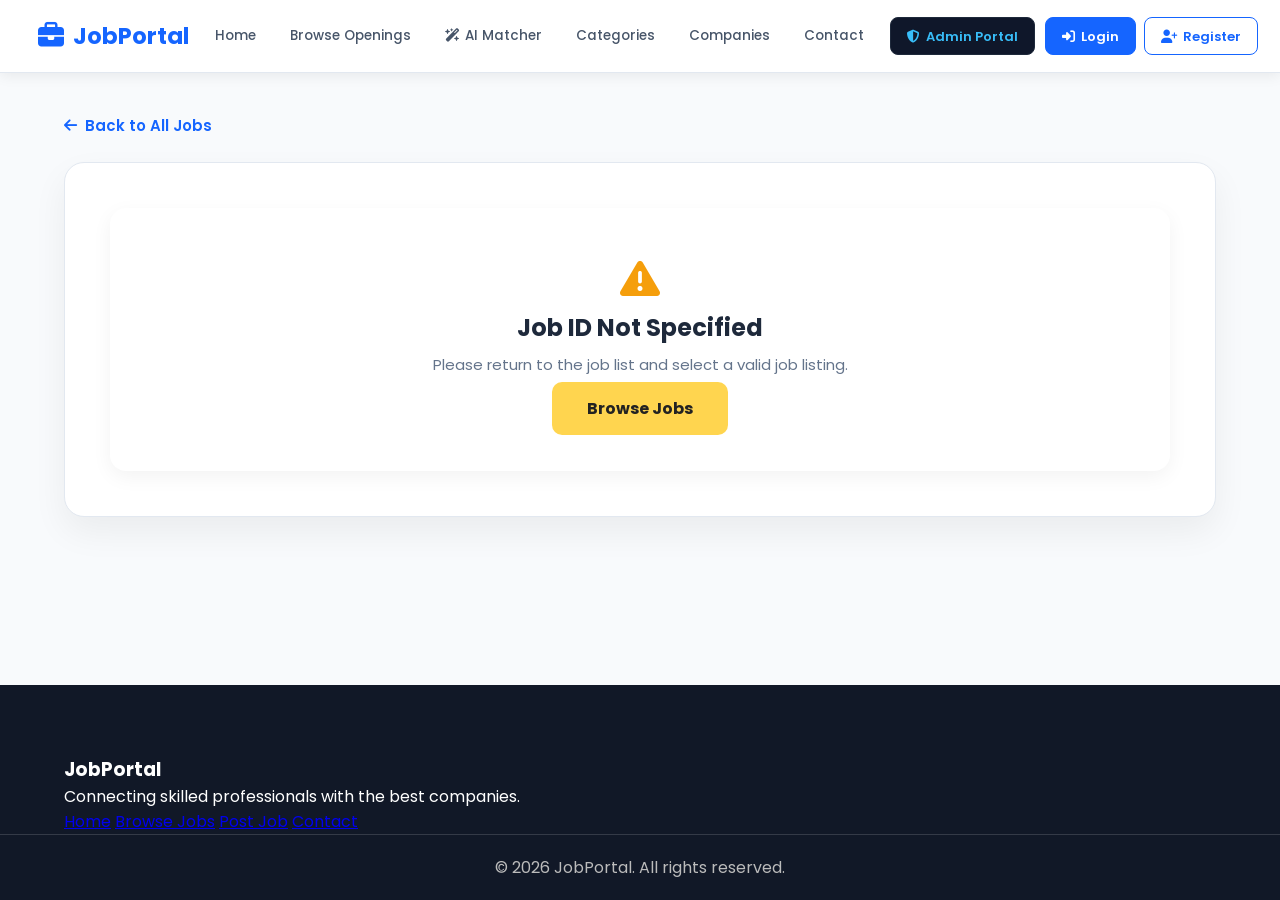
<file: src/main/resources/static/job-details.html>
<!DOCTYPE html>
<html lang="en">
<head>
    <meta charset="UTF-8">
    <meta name="viewport" content="width=device-width, initial-scale=1.0">
    <title>Job Details | Job Portal</title>
    <link rel="stylesheet" href="main.css?v=2.1">
    <link rel="preconnect" href="https://fonts.googleapis.com">
    <link rel="preconnect" href="https://fonts.gstatic.com" crossorigin>
    <link href="https://fonts.googleapis.com/css2?family=Poppins:wght@300;400;500;600;700;800&display=swap" rel="stylesheet">
    <link rel="stylesheet" href="https://cdnjs.cloudflare.com/ajax/libs/font-awesome/6.6.0/css/all.min.css">
</head>
<body class="details-page">

    <!-- ================= NAVBAR ================= -->
    <header>
        <nav class="navbar">
            <div class="container">
                <a href="index.html" class="logo">
                    <i class="fa-solid fa-briefcase"></i>
                    JobPortal
                </a>

                <ul class="menu">
                    <li><a href="index.html#home">Home</a></li>
                    <li><a href="index.html#jobs">Browse Openings</a></li>
                    <li><a href="index.html#resume-matcher"><i class="fa-solid fa-wand-magic-sparkles"></i> AI Matcher</a></li>
                    <li><a href="index.html#categories">Categories</a></li>
                    <li><a href="index.html#companies">Companies</a></li>
                    <li><a href="index.html#contact">Contact</a></li>
                </ul>

                <div class="nav-actions">
                    <a href="admin.html" class="admin-portal-nav-btn" id="navAdminPortalBtn">
                        <i class="fa-solid fa-shield-halved"></i> Admin Portal
                    </a>
                    <div id="navAuthArea">
                        <a href="login.html" class="login-btn"><i class="fa-solid fa-right-to-bracket"></i> Login</a>
                        <a href="register.html" class="register-btn"><i class="fa-solid fa-user-plus"></i> Register</a>
                    </div>
                </div>
            </div>
        </nav>
    </header>

    <!-- ================= DETAILS CONTAINER ================= -->
    <main class="details-container container">
        <a href="index.html#jobs" class="back-link">
            <i class="fa-solid fa-arrow-left"></i> Back to All Jobs
        </a>

        <section id="jobDetails" class="details-card">
            <div class="loading-state">
                <i class="fa-solid fa-spinner fa-spin"></i>
                <p>Loading job details...</p>
            </div>
        </section>
    </main>

    <!-- ================= APPLICATION MODAL ================= -->
    <div id="applyModal" class="modal-overlay" style="display: none;">
        <div class="modal-box">
            <div class="modal-header">
                <h3 id="modalJobTitle">Apply for Job</h3>
                <button type="button" class="modal-close-btn" onclick="closeApplyModal()">&times;</button>
            </div>
            <form id="applyForm" onsubmit="event.preventDefault(); submitApplication();">
                <input type="hidden" id="modalJobId">
                <div class="input-box">
                    <label>Full Name</label>
                    <input type="text" id="applicantName" placeholder="Your Full Name" required>
                </div>
                <div class="input-box">
                    <label>Email Address</label>
                    <input type="email" id="applicantEmail" placeholder="your.email@example.com" required>
                </div>
                <div class="input-box">
                    <label>Phone Number *</label>
                    <input type="tel" id="applicantPhone" placeholder="+91 9876543210" required>
                </div>
                <div class="input-box">
                    <label>Resume Submission * (PDF, DOC, DOCX, TXT)</label>
                    <input type="file" id="applicantResume" accept=".pdf,.doc,.docx,.txt" required style="padding: 8px 12px; background: #f8fafc; border: 1.5px dashed #cbd5e1; cursor: pointer;">
                </div>
                <div class="input-box">
                    <label>Cover Note / Relevant Experience (Optional)</label>
                    <textarea id="applicantNote" rows="3" placeholder="Briefly introduce yourself or mention portfolio links..."></textarea>
                </div>
                <div class="modal-actions">
                    <button type="button" class="cancel-btn" onclick="closeApplyModal()">Cancel</button>
                    <button type="submit" class="save-btn">Submit Application</button>
                </div>
            </form>
        </div>
    </div>

    <!-- ================= TOAST NOTIFICATION ================= -->
    <div id="toast" class="toast"></div>

    <!-- ================= FOOTER ================= -->
    <footer class="footer">
        <div class="container footer-content">
            <div>
                <h3>JobPortal</h3>
                <p>Connecting skilled professionals with the best companies.</p>
            </div>
            <div class="footer-links">
                <a href="index.html#home">Home</a>
                <a href="index.html#jobs">Browse Jobs</a>
                <a href="index.html#add-job">Post Job</a>
                <a href="index.html#contact">Contact</a>
            </div>
        </div>
        <div class="footer-bottom">
            <p>&copy; <span id="currentYear"></span> JobPortal. All rights reserved.</p>
        </div>
    </footer>

    <script src="job-details.js"></script>
</body>
</html>
</file>
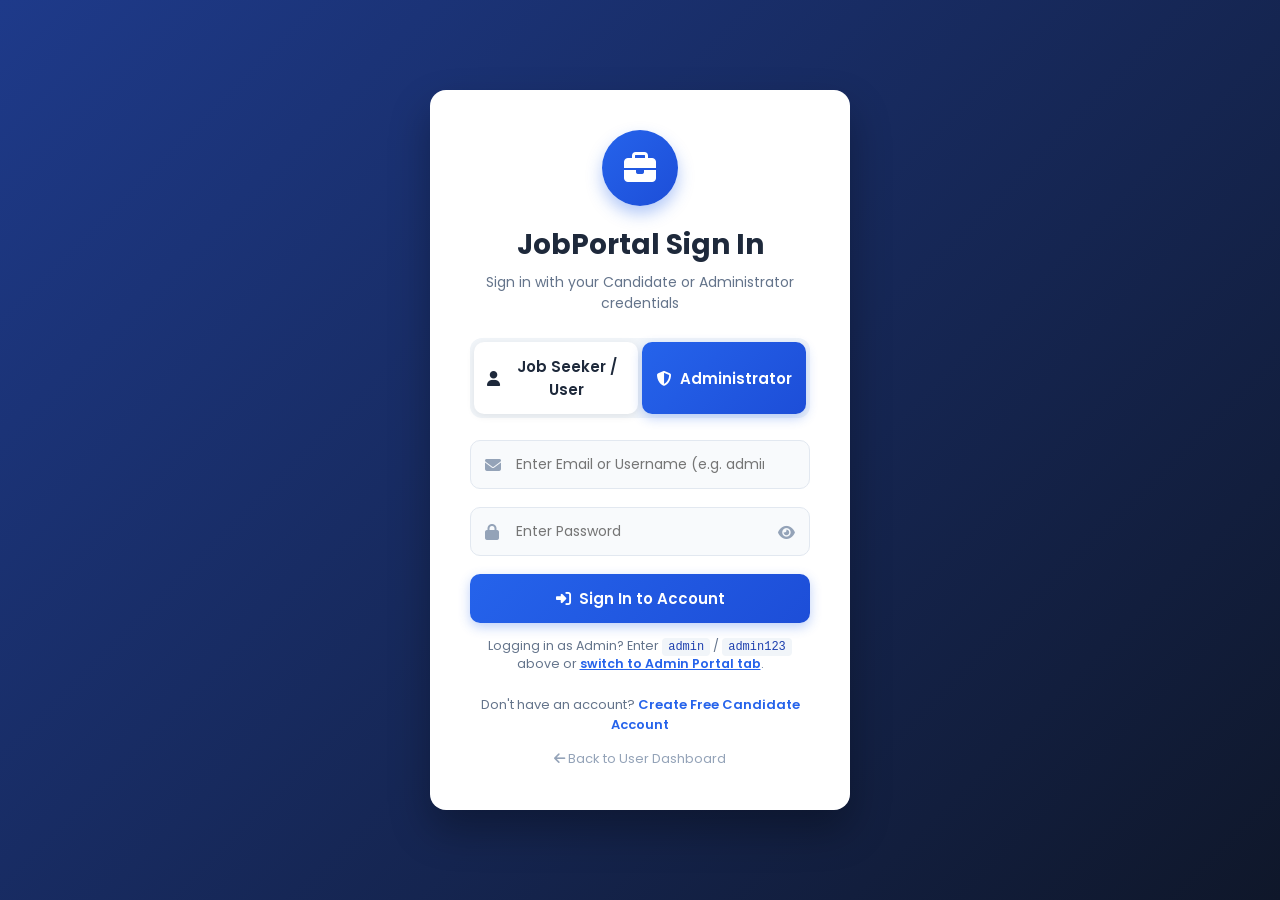
<file: src/main/resources/static/login.html>
<!DOCTYPE html>
<html lang="en">
<head>
    <meta charset="UTF-8">
    <meta name="viewport" content="width=device-width, initial-scale=1.0">
    <title>Job Portal | Sign In</title>
    <link rel="stylesheet" href="login.css?v=2.1">
    <link rel="preconnect" href="https://fonts.googleapis.com">
    <link rel="preconnect" href="https://fonts.gstatic.com" crossorigin>
    <link href="https://fonts.googleapis.com/css2?family=Poppins:wght@300;400;500;600;700&display=swap" rel="stylesheet">
    <link rel="stylesheet" href="https://cdnjs.cloudflare.com/ajax/libs/font-awesome/6.6.0/css/all.min.css">
</head>
<body>

    <div class="login-container">
        <div class="login-box">

            <!-- Logo -->
            <div class="logo" id="loginLogo">
                <i class="fa-solid fa-briefcase"></i>
            </div>

            <h1 id="loginTitle">JobPortal Sign In</h1>
            <p class="subtitle" id="loginSubtitle">Sign in with your Candidate or Administrator credentials</p>

            <!-- Role Selector Tabs -->
            <div class="role-tabs">
                <button type="button" class="role-tab-btn active" id="tabUser" onclick="switchRole('user')">
                    <i class="fa-solid fa-user"></i> Job Seeker / User
                </button>
                <button type="button" class="role-tab-btn" id="tabAdmin" onclick="switchRole('admin')">
                    <i class="fa-solid fa-shield-halved"></i> Administrator
                </button>
            </div>

            <!-- Demo Admin Helper -->
            <div id="adminHelper" class="demo-credentials" style="display: none;">
                <div>
                    <div><strong>Admin Name:</strong> <code>admin</code> or <code>admin@jobportal.com</code></div>
                    <div><strong>Password:</strong> <code>admin123</code> or <code>admin</code></div>
                </div>
                <button type="button" class="fill-btn" onclick="fillAdminCredentials()">
                    Quick Fill
                </button>
            </div>

            <!-- Error / Success Notification -->
            <div id="messageBox" class="message-box"></div>

            <form id="loginForm" onsubmit="event.preventDefault(); handleLogin();">

                <!-- Identifier (Allows email address, username, or 'admin') -->
                <div class="input-box">
                    <i class="fa-solid fa-envelope" id="idIcon"></i>
                    <input
                        type="text"
                        id="email"
                        placeholder="Enter Email or Username (e.g. admin)"
                        autocomplete="username"
                        required>
                </div>

                <!-- Password -->
                <div class="input-box password-box">
                    <i class="fa-solid fa-lock"></i>
                    <input
                        type="password"
                        id="password"
                        placeholder="Enter Password"
                        autocomplete="current-password"
                        required>
                    <i class="fa-solid fa-eye toggle-password" onclick="togglePassword()" title="Show/Hide Password"></i>
                </div>

                <!-- Login Button -->
                <button type="submit" id="loginBtn" class="submit-btn">
                    <i class="fa-solid fa-right-to-bracket"></i>
                    <span id="btnText">Sign In to Account</span>
                </button>

            </form>

            <!-- Admin quick switch hint on User tab -->
            <div id="adminHintOnUserTab" style="margin-top: 14px; font-size: 12.5px; color: #64748b;">
                Logging in as Admin? Enter <code>admin</code> / <code>admin123</code> above or 
                <a href="javascript:void(0)" onclick="switchRole('admin')" style="color: #2563eb; font-weight: 600; text-decoration: underline;">switch to Admin Portal tab</a>.
            </div>

            <!-- Register Link -->
            <div class="register-link" id="registerArea">
                Don't have an account?
                <a href="register.html">Create Free Candidate Account</a>
            </div>

            <div>
                <a href="index.html" class="back-home">
                    <i class="fa-solid fa-arrow-left"></i> Back to User Dashboard
                </a>
            </div>

        </div>
    </div>

    <script>
        let currentRole = "user";

        document.addEventListener("DOMContentLoaded", () => {
            const params = new URLSearchParams(window.location.search);
            const roleParam = params.get("role");
            if (roleParam === "admin") {
                switchRole("admin");
            }
        });

        function switchRole(role) {
            currentRole = role;
            const tabUser = document.getElementById("tabUser");
            const tabAdmin = document.getElementById("tabAdmin");
            const loginTitle = document.getElementById("loginTitle");
            const loginSubtitle = document.getElementById("loginSubtitle");
            const btnText = document.getElementById("btnText");
            const adminHelper = document.getElementById("adminHelper");
            const loginLogo = document.getElementById("loginLogo");
            const registerArea = document.getElementById("registerArea");
            const adminHint = document.getElementById("adminHintOnUserTab");
            const idInput = document.getElementById("email");
            const idIcon = document.getElementById("idIcon");
            const messageBox = document.getElementById("messageBox");

            messageBox.style.display = "none";

            if (role === "admin") {
                tabAdmin.classList.add("active");
                tabUser.classList.remove("active");
                loginTitle.textContent = "Admin Portal Login";
                loginSubtitle.textContent = "Sign in to manage openings, candidates & applications";
                btnText.textContent = "Login to Admin Dashboard";
                adminHelper.style.display = "flex";
                if (adminHint) adminHint.style.display = "none";
                loginLogo.innerHTML = '<i class="fa-solid fa-shield-halved"></i>';
                registerArea.style.display = "none";
                idInput.placeholder = "Enter Admin Username or Email (e.g. admin)";
                idIcon.className = "fa-solid fa-user-shield";
            } else {
                tabUser.classList.add("active");
                tabAdmin.classList.remove("active");
                loginTitle.textContent = "JobPortal Sign In";
                loginSubtitle.textContent = "Sign in with your Candidate or Administrator credentials";
                btnText.textContent = "Sign In to Account";
                adminHelper.style.display = "none";
                if (adminHint) adminHint.style.display = "block";
                loginLogo.innerHTML = '<i class="fa-solid fa-briefcase"></i>';
                registerArea.style.display = "block";
                idInput.placeholder = "Enter Email or Username (e.g. admin)";
                idIcon.className = "fa-solid fa-envelope";
            }
        }

        function fillAdminCredentials() {
            document.getElementById("email").value = "admin";
            document.getElementById("password").value = "admin123";
            showMessage("Demo credentials filled! Click the button below to sign in.", false);
        }

        function showMessage(text, isError) {
            const box = document.getElementById("messageBox");
            box.textContent = text;
            box.className = "message-box " + (isError ? "error" : "success");
        }

        async function handleLogin() {
            const idInput = document.getElementById("email");
            const passwordInput = document.getElementById("password");
            const loginBtn = document.getElementById("loginBtn");

            const identifier = idInput.value.trim();
            const password = passwordInput.value.trim();

            if (!identifier || !password) {
                showMessage("Please fill in both fields.", true);
                return;
            }

            const cleanId = identifier.toLowerCase();

            // Detect Master Administrator credentials
            const isAdminIdentifier = (cleanId === "admin" || cleanId === "admin@jobportal.com" || cleanId === "administrator" || cleanId.includes("admin"));
            const isAdminPassword = (password === "admin123" || password === "admin" || password === "Admin@123" || password === "Harshita@123");
            const isAdminMasterCreds = isAdminIdentifier && isAdminPassword;

            // GUARANTEED ADMIN AUTHENTICATION
            // Admin can log in directly through the login button regardless of active tab!
            if (isAdminMasterCreds || (currentRole === "admin" && (cleanId === "admin" || cleanId === "admin@jobportal.com"))) {
                const adminSession = {
                    email: cleanId.includes("@") ? cleanId : "admin@jobportal.com",
                    fullName: "System Administrator",
                    userId: 1,
                    role: "ADMIN",
                    loggedInAt: new Date().toISOString()
                };
                localStorage.setItem("currentUser", JSON.stringify(adminSession));
                sessionStorage.setItem("currentUser", JSON.stringify(adminSession));
                showMessage("Admin Login Successful! Redirecting to Admin Dashboard...", false);

                // Background sync with backend
                fetch("/users/login", {
                    method: "POST",
                    headers: { "Content-Type": "application/json" },
                    body: JSON.stringify({ email: adminSession.email, username: identifier, adminName: identifier, password: password })
                }).catch(() => {});

                setTimeout(() => {
                    window.location.href = "admin.html";
                }, 600);
                return;
            }

            loginBtn.disabled = true;
            loginBtn.innerHTML = '<i class="fa-solid fa-spinner fa-spin"></i> Authenticating...';

            try {
                const response = await fetch("/users/login", {
                    method: "POST",
                    headers: { "Content-Type": "application/json" },
                    body: JSON.stringify({
                        email: identifier,
                        username: identifier,
                        adminName: identifier,
                        password: password
                    })
                });

                const data = await response.json().catch(() => null);

                if (response.ok && data && (data.status === "SUCCESS" || data.userId)) {
                    const rawRole = (data.role || (cleanId.includes("admin") ? "ADMIN" : "USER")).toUpperCase();
                    const isAdminRole = (rawRole === "ADMIN" || cleanId === "admin@jobportal.com" || cleanId === "admin");

                    showMessage(`${isAdminRole ? 'Administrator' : 'User'} Login Successful! Redirecting...`, false);

                    const sessionUser = {
                        email: data.email || identifier,
                        fullName: data.fullName || (identifier.split("@")[0]),
                        userId: data.userId || null,
                        role: isAdminRole ? "ADMIN" : "USER",
                        loggedInAt: new Date().toISOString()
                    };
                    localStorage.setItem("currentUser", JSON.stringify(sessionUser));
                    sessionStorage.setItem("currentUser", JSON.stringify(sessionUser));

                    setTimeout(() => {
                        if (isAdminRole || currentRole === "admin") {
                            window.location.href = "admin.html";
                        } else {
                            window.location.href = "index.html";
                        }
                    }, 600);
                } else {
                    // Check if user entered admin name with valid admin credentials
                    if (isAdminIdentifier && (password === "admin123" || password === "admin")) {
                        const adminSession = {
                            email: "admin@jobportal.com",
                            fullName: "System Administrator",
                            userId: 1,
                            role: "ADMIN",
                            loggedInAt: new Date().toISOString()
                        };
                        localStorage.setItem("currentUser", JSON.stringify(adminSession));
                        sessionStorage.setItem("currentUser", JSON.stringify(adminSession));
                        showMessage("Admin Login Successful! Redirecting to Admin Dashboard...", false);
                        setTimeout(() => {
                            window.location.href = "admin.html";
                        }, 600);
                        return;
                    }

                    const msg = (data && data.message) ? data.message : "Invalid username/email or password.";
                    showMessage(msg, true);
                    loginBtn.disabled = false;
                    loginBtn.innerHTML = `<i class="fa-solid fa-right-to-bracket"></i> <span>${currentRole === 'admin' ? 'Login to Admin Dashboard' : 'Sign In to Account'}</span>`;
                }
            } catch (error) {
                console.error("Login request error:", error);

                // Graceful fallback for Admin if backend is unavailable or starting
                if (isAdminIdentifier || currentRole === "admin" || cleanId.includes("admin")) {
                    const adminSession = {
                        email: cleanId.includes("@") ? cleanId : "admin@jobportal.com",
                        fullName: "System Administrator",
                        userId: 1,
                        role: "ADMIN",
                        loggedInAt: new Date().toISOString()
                    };
                    localStorage.setItem("currentUser", JSON.stringify(adminSession));
                    sessionStorage.setItem("currentUser", JSON.stringify(adminSession));
                    showMessage("Admin Login Successful! Redirecting to Admin Dashboard...", false);
                    setTimeout(() => {
                        window.location.href = "admin.html";
                    }, 600);
                } else {
                    // Offline fallback for candidate test user
                    const candidateSession = {
                        email: identifier,
                        fullName: identifier.split("@")[0] || "Candidate User",
                        userId: 100,
                        role: "USER",
                        loggedInAt: new Date().toISOString()
                    };
                    localStorage.setItem("currentUser", JSON.stringify(candidateSession));
                    sessionStorage.setItem("currentUser", JSON.stringify(candidateSession));
                    showMessage("Login Successful! Redirecting...", false);
                    setTimeout(() => {
                        window.location.href = "index.html";
                    }, 600);
                }
            }
        }

        function togglePassword() {
            const password = document.getElementById("password");
            const icon = document.querySelector(".toggle-password");
            if (!password || !icon) return;

            if (password.type === "password") {
                password.type = "text";
                icon.classList.remove("fa-eye");
                icon.classList.add("fa-eye-slash");
            } else {
                password.type = "password";
                icon.classList.remove("fa-eye-slash");
                icon.classList.add("fa-eye");
            }
        }
    </script>
</body>
</html>
</file>
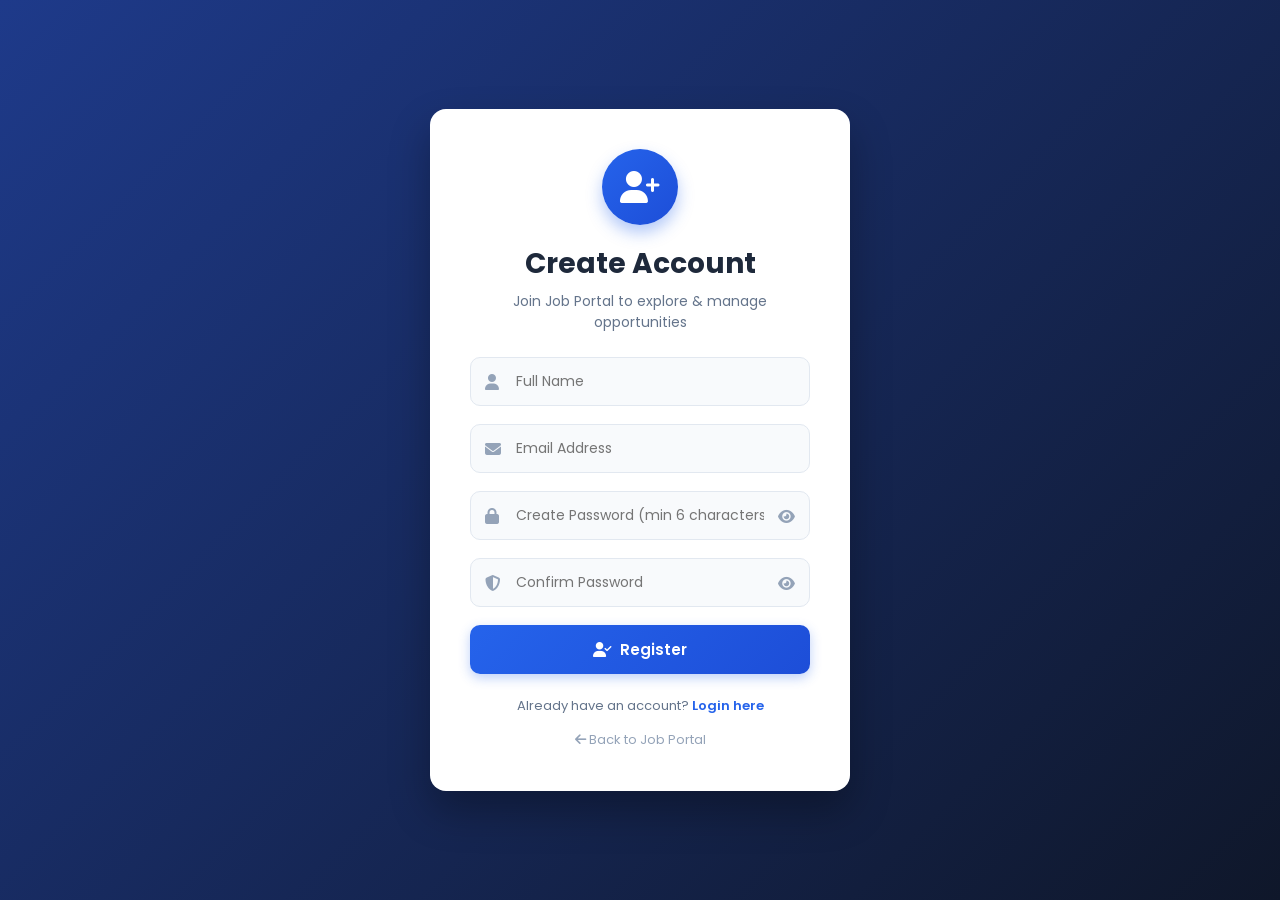
<file: src/main/resources/static/register.html>
<!DOCTYPE html>
<html lang="en">
<head>
    <meta charset="UTF-8">
    <meta name="viewport" content="width=device-width, initial-scale=1.0">
    <title>Job Portal | Register</title>
    <link rel="stylesheet" href="login.css?v=2.1">
    <link rel="preconnect" href="https://fonts.googleapis.com">
    <link rel="preconnect" href="https://fonts.gstatic.com" crossorigin>
    <link href="https://fonts.googleapis.com/css2?family=Poppins:wght@300;400;500;600;700&display=swap" rel="stylesheet">
    <link rel="stylesheet" href="https://cdnjs.cloudflare.com/ajax/libs/font-awesome/6.6.0/css/all.min.css">
</head>
<body>

    <div class="login-container">
        <div class="login-box">

            <div class="logo">
                <i class="fa-solid fa-user-plus"></i>
            </div>

            <h1>Create Account</h1>
            <p class="subtitle">Join Job Portal to explore & manage opportunities</p>

            <!-- Message Notification -->
            <div id="messageBox" class="message-box"></div>

            <form id="registerForm" onsubmit="event.preventDefault(); registerUser();">

                <!-- Full Name -->
                <div class="input-box">
                    <i class="fa-solid fa-user"></i>
                    <input
                        type="text"
                        id="fullName"
                        placeholder="Full Name"
                        autocomplete="name"
                        required
                        minlength="2">
                </div>

                <!-- Email -->
                <div class="input-box">
                    <i class="fa-solid fa-envelope"></i>
                    <input
                        type="email"
                        id="email"
                        placeholder="Email Address"
                        autocomplete="email"
                        required>
                </div>

                <!-- Password -->
                <div class="input-box password-box">
                    <i class="fa-solid fa-lock"></i>
                    <input
                        type="password"
                        id="password"
                        placeholder="Create Password (min 6 characters)"
                        autocomplete="new-password"
                        required
                        minlength="6">
                    <i class="fa-solid fa-eye toggle-password" onclick="toggleFieldPassword('password', this)" title="Show/Hide Password"></i>
                </div>

                <!-- Confirm Password -->
                <div class="input-box password-box">
                    <i class="fa-solid fa-shield-halved"></i>
                    <input
                        type="password"
                        id="confirmPassword"
                        placeholder="Confirm Password"
                        autocomplete="new-password"
                        required
                        minlength="6">
                    <i class="fa-solid fa-eye toggle-password" onclick="toggleFieldPassword('confirmPassword', this)" title="Show/Hide Password"></i>
                </div>

                <!-- Register Button -->
                <button type="submit" id="registerBtn" class="submit-btn">
                    <i class="fa-solid fa-user-check"></i>
                    <span>Register</span>
                </button>

            </form>

            <div class="register-link">
                Already have an account?
                <a href="login.html">Login here</a>
            </div>

            <div>
                <a href="index.html" class="back-home">
                    <i class="fa-solid fa-arrow-left"></i> Back to Job Portal
                </a>
            </div>

        </div>
    </div>

    <script>
        function toggleFieldPassword(fieldId, iconElem) {
            const field = document.getElementById(fieldId);
            if (!field) return;

            if (field.type === "password") {
                field.type = "text";
                iconElem.classList.remove("fa-eye");
                iconElem.classList.add("fa-eye-slash");
            } else {
                field.type = "password";
                iconElem.classList.remove("fa-eye-slash");
                iconElem.classList.add("fa-eye");
            }
        }

        function showMessage(text, isError) {
            const box = document.getElementById("messageBox");
            box.textContent = text;
            box.className = "message-box " + (isError ? "error" : "success");
        }

        async function registerUser() {
            const fullName = document.getElementById("fullName").value.trim();
            const email = document.getElementById("email").value.trim();
            const password = document.getElementById("password").value;
            const confirmPassword = document.getElementById("confirmPassword").value;
            const registerBtn = document.getElementById("registerBtn");

            if (!fullName || !email || !password) {
                showMessage("Please fill in all required fields.", true);
                return;
            }

            if (fullName.length < 2) {
                showMessage("Full name must be at least 2 characters.", true);
                return;
            }

            if (password.length < 6) {
                showMessage("Password must be at least 6 characters long.", true);
                return;
            }

            if (password !== confirmPassword) {
                showMessage("Passwords do not match. Please re-enter.", true);
                return;
            }

            const user = {
                fullName: fullName,
                email: email,
                password: password,
                role: "USER"
            };

            registerBtn.disabled = true;
            registerBtn.innerHTML = '<i class="fa-solid fa-spinner fa-spin"></i> Registering...';

            try {
                const response = await fetch("/users/register", {
                    method: "POST",
                    headers: {
                        "Content-Type": "application/json"
                    },
                    body: JSON.stringify(user)
                });

                const data = await response.json().catch(() => null);

                if (response.ok && data && (data.status === "SUCCESS" || data.id || data.userId)) {
                    showMessage("Registration successful! Redirecting to login...", false);
                    setTimeout(() => {
                        window.location.href = "login.html";
                    }, 1200);
                } else {
                    let errorMessage = "Registration failed. Please try again.";
                    if (data && data.message) {
                        errorMessage = data.message;
                    } else if (data && data.errors) {
                        errorMessage = Object.values(data.errors).join(", ");
                    }
                    showMessage(errorMessage, true);
                    registerBtn.disabled = false;
                    registerBtn.innerHTML = '<i class="fa-solid fa-user-check"></i> <span>Register</span>';
                }
            } catch (err) {
                console.error("Register error:", err);
                showMessage("Unable to connect to server. Please ensure backend is running.", true);
                registerBtn.disabled = false;
                registerBtn.innerHTML = '<i class="fa-solid fa-user-check"></i> <span>Register</span>';
            }
        }
    </script>
</body>
</html>
</file>
<file: src/main/resources/static/main.css>
/*====================================
GOOGLE FONT & RESET
=====================================*/

@import url('https://fonts.googleapis.com/css2?family=Poppins:wght@300;400;500;600;700;800&display=swap');

*{
    margin:0;
    padding:0;
    box-sizing:border-box;
    font-family:'Poppins',sans-serif;
}

html{
    scroll-behavior:smooth;
}

body{
    background:#f5f7fb;
    color:#222;
    overflow-x:hidden;
}

/*====================================
CONTAINER
=====================================*/

.container{
    width:90%;
    max-width:1250px;
    margin:auto;
}

/*====================================
HEADER
=====================================*/

header{

    width:100%;

    background:#ffffff;

    position:sticky;

    top:0;

    z-index:1000;

    box-shadow:0 5px 20px rgba(0,0,0,.08);

}

/*====================================
NAVBAR
=====================================*/

.navbar{

    height:80px;

    display:flex;

    justify-content:center;

    align-items:center;

}

.navbar .container{

    display:flex;

    justify-content:space-between;

    align-items:center;

}

.logo{

    font-size:30px;

    font-weight:700;

    color:#1565ff;

    text-decoration:none;

    display:flex;

    align-items:center;

    gap:10px;

}

.logo i{

    font-size:34px;

}

.menu{

    list-style:none;

    display:flex;

    gap:35px;

}

.menu li{

    list-style:none;

}

.menu a{

    text-decoration:none;

    color:#444;

    font-weight:500;

    transition:.3s;

}

.menu a:hover{

    color:#1565ff;

}

.login-btn{

    background:#1565ff;

    color:#fff;

    padding:12px 30px;

    border-radius:8px;

    text-decoration:none;

    font-weight:600;

    transition:.3s;

}

.login-btn:hover{

    background:#004fd1;

}

/*====================================
HERO
=====================================*/

.hero{
    position: relative;
    min-height: 100vh;
    display: flex;
    align-items: center;
    padding: 80px 0;

    background:
        linear-gradient(rgba(0,0,0,0.55), rgba(0,0,0,0.55)),
        url("images/hero.jpg");

    background-size: cover;
    background-position: center;
    background-repeat: no-repeat;
}

.hero-container{
    display:flex;
    align-items:center;
    min-height:100vh;
}

.hero-content h1{
    font-size:72px;
    line-height:82px;
    color:#fff;
    font-weight:800;
}

.tag{

    display:inline-block;

    padding:10px 20px;

    background:#fff;

    color:#1565ff;

    border-radius:50px;

    font-weight:600;

    margin-bottom:25px;

}

.hero-content h1{

    font-size:60px;

    color:white;

    line-height:1.2;

}

.hero-content span{

    color:#ffd54f;

}

.hero-content p{
    color:#f1f1f1;
    margin:30px 0;
    font-size:22px;
    line-height:38px;
}

/*====================================
SEARCH BAR
=====================================*/

.search-bar{

    background:white;

    padding:10px;

    border-radius:12px;

    display:flex;

    gap:10px;

    margin-top:30px;

    box-shadow:0 15px 35px rgba(0,0,0,.15);

}

.search-input{

    flex:1;

    display:flex;

    align-items:center;

    gap:10px;

    padding:0 15px;

}

.search-input i{

    color:#1565ff;

    font-size:18px;

}

.search-input input{

    width:100%;

    border:none;

    outline:none;

    font-size:15px;

    padding:15px 0;

}

#searchBtn{

    background:#1565ff;

    color:white;

    border:none;

    padding:15px 35px;

    border-radius:10px;

    cursor:pointer;

    font-size:16px;

    font-weight:600;

    transition:.3s;

}

#searchBtn:hover{

    background:#004fd1;

}

/*====================================
BUTTONS
=====================================*/

.hero-buttons{

    display:flex;

    gap:20px;

    margin-top:30px;

}

.primary-btn{

    background:#ffd54f;

    color:#222;

    text-decoration:none;

    padding:15px 35px;

    border-radius:10px;

    font-weight:700;

}

.secondary-btn{

    background:white;

    color:#1565ff;

    padding:15px 35px;

    border-radius:10px;

    cursor:pointer;

    font-weight:700;

}

/*====================================
HERO IMAGE
=====================================*/

.hero-image{

    text-align:center;

}

.hero-image img{

    width:100%;

    max-width:550px;

    border-radius:20px;

    box-shadow:0 20px 50px rgba(0,0,0,.25);

}

/*====================================
HERO STATS
=====================================*/

.hero-stats{

    display:flex;

    gap:60px;

    margin-top:50px;

}

.hero-stats h2{

    color:white;

    font-size:35px;

}

.hero-stats p{

    color:#e8f2ff;

    margin-top:5px;

}
/*====================================
SECTION TITLE
=====================================*/

.section-heading{

    text-align:center;

    margin-bottom:60px;

}

.section-heading h2{

    font-size:42px;

    color:#222;

    margin-bottom:15px;

    font-weight:700;

}

.section-heading p{

    color:#666;

    font-size:18px;

}

/*====================================
STATISTICS
=====================================*/

.stats{

    padding:80px 0;

    margin-top:-40px;

}

.stats-grid{

    display:grid;

    grid-template-columns:repeat(4,1fr);

    gap:25px;

}

.stat-card{

    background:white;

    border-radius:18px;

    padding:35px;

    text-align:center;

    box-shadow:0 10px 30px rgba(0,0,0,.08);

    transition:.3s;

}

.stat-card:hover{

    transform:translateY(-8px);

}

.stat-card .icon{

    width:70px;

    height:70px;

    margin:auto;

    margin-bottom:20px;

    background:#1565ff;

    color:white;

    border-radius:50%;

    display:flex;

    justify-content:center;

    align-items:center;

    font-size:28px;

}

.stat-card h2{

    font-size:34px;

    color:#1565ff;

    margin-bottom:8px;

}

.stat-card p{

    color:#666;

    font-size:16px;

}

/*====================================
POPULAR CATEGORIES
=====================================*/

.categories{

    padding:90px 0;

}

.category-grid{

    display:grid;

    grid-template-columns:repeat(4,1fr);

    gap:25px;

}

.category-card{

    background:white;

    padding:35px;

    border-radius:18px;

    text-align:center;

    box-shadow:0 10px 25px rgba(0,0,0,.08);

    transition:.35s;

    cursor:pointer;

}

.category-card:hover{

    transform:translateY(-10px);

    box-shadow:0 20px 40px rgba(0,0,0,.15);

}

.category-card i{

    font-size:45px;

    color:#1565ff;

    margin-bottom:20px;

}

.category-card h3{

    margin-bottom:10px;

    font-size:22px;

}

.category-card p{

    color:#777;

}

/*====================================
FEATURED COMPANIES
=====================================*/

.companies{

    background:#eef5ff;

    padding:90px 0;

}

.company-grid{

    display:grid;

    grid-template-columns:repeat(3,1fr);

    gap:30px;

}

.company-card{

    background:white;

    border-radius:20px;

    padding:35px;

    text-align:center;

    box-shadow:0 10px 30px rgba(0,0,0,.08);

    transition:.35s;

}

.company-card:hover{

    transform:translateY(-10px);

}

.company-card img{

    width:120px;

    height:70px;

    object-fit:contain;

    margin-bottom:20px;

}

.company-card h3{

    font-size:24px;

    margin-bottom:10px;

}

.company-card span{

    color:#1565ff;

    font-weight:600;

}
/*====================================
LATEST JOBS SECTION
=====================================*/

.jobs-section{

    padding:90px 0;

    background:#f8f9fc;

}

.jobs-layout{

    display:grid;

    grid-template-columns:370px 1fr;

    gap:35px;

    align-items:start;

}

/*====================================
POST JOB FORM
=====================================*/

.form-box{

    background:#fff;

    padding:35px;

    border-radius:20px;

    box-shadow:0 10px 30px rgba(0,0,0,.08);

    position:sticky;

    top:100px;

}

.form-box h2{

    color:#1565ff;

    margin-bottom:25px;

    font-size:28px;

}

.input-box{

    margin-bottom:18px;

}

.input-box label{

    display:block;

    margin-bottom:8px;

    font-weight:600;

    color:#333;

}

.input-box input,
.input-box textarea{

    width:100%;

    padding:14px;

    border:1px solid #dcdcdc;

    border-radius:10px;

    font-size:15px;

    outline:none;

    transition:.3s;

}

.input-box input:focus,
.input-box textarea:focus{

    border-color:#1565ff;

    box-shadow:0 0 10px rgba(21,101,255,.15);

}

.input-box textarea{

    resize:none;

    height:120px;

}

.save-btn{

    width:100%;

    border:none;

    background:#1565ff;

    color:white;

    padding:16px;

    border-radius:10px;

    font-size:17px;

    font-weight:600;

    cursor:pointer;

    transition:.3s;

}

.save-btn:hover{

    background:#004fd1;

}

/*====================================
JOB LIST
=====================================*/

.job-header{

    margin-bottom:25px;

}

.job-header h2{

    font-size:34px;

    color:#222;

}

#jobList{

    display:flex;

    flex-direction:column;

    gap:25px;

}

/*====================================
JOB CARD
=====================================*/

.job-card{

    background:white;

    padding:28px;

    border-radius:18px;

    box-shadow:0 10px 30px rgba(0,0,0,.08);

    transition:.3s;

    border-left:5px solid #1565ff;

}

.job-card:hover{

    transform:translateY(-6px);

    box-shadow:0 20px 45px rgba(0,0,0,.12);

}

.job-card h3{

    color:#1565ff;

    font-size:24px;

    margin-bottom:18px;

}

.job-card p{

    margin:10px 0;

    color:#555;

    line-height:1.7;

}

.job-card i{

    color:#1565ff;

    margin-right:8px;

}

/*====================================
BUTTON GROUP
=====================================*/

.btn-group{

    display:flex;

    gap:15px;

    margin-top:25px;

}

.edit-btn{

    background:#28a745;

    color:white;

    border:none;

    padding:12px 24px;

    border-radius:8px;

    cursor:pointer;

    font-weight:600;

    transition:.3s;

}

.edit-btn:hover{

    background:#208638;

}

.delete-btn{

    background:#dc3545;

    color:white;

    border:none;

    padding:12px 24px;

    border-radius:8px;

    cursor:pointer;

    font-weight:600;

    transition:.3s;

}

.delete-btn:hover{

    background:#bb2434;

}

.edit-btn i,
.delete-btn i{

    color:white;

}

/*====================================
WHY CHOOSE US
=====================================*/

.features{

    padding:90px 0;

    background:white;

}

.feature-grid{

    display:grid;

    grid-template-columns:repeat(4,1fr);

    gap:25px;

}

.feature-card{

    background:#f8f9fc;

    padding:35px;

    text-align:center;

    border-radius:18px;

    transition:.3s;

}

.feature-card:hover{

    background:#1565ff;

    color:white;

    transform:translateY(-8px);

}

.feature-card:hover p{

    color:white;

}

.feature-card:hover .feature-icon{

    background:white;

    color:#1565ff;

}

.feature-icon{

    width:75px;

    height:75px;

    border-radius:50%;

    background:#1565ff;

    color:white;

    margin:auto;

    display:flex;

    justify-content:center;

    align-items:center;

    font-size:30px;

    margin-bottom:20px;

}

.feature-card h3{

    margin-bottom:12px;

}

.feature-card p{

    color:#666;

    line-height:1.7;

}
/*====================================
TESTIMONIALS
=====================================*/

.testimonials{

    padding:90px 0;

    background:#eef5ff;

}

.testimonial-grid{

    display:grid;

    grid-template-columns:repeat(3,1fr);

    gap:30px;

}

.testimonial-card{

    background:#fff;

    border-radius:20px;

    padding:35px;

    text-align:center;

    box-shadow:0 10px 30px rgba(0,0,0,.08);

    transition:.35s;

}

.testimonial-card:hover{

    transform:translateY(-10px);

    box-shadow:0 20px 40px rgba(0,0,0,.15);

}

.testimonial-card img{

    width:90px;

    height:90px;

    border-radius:50%;

    object-fit:cover;

    margin-bottom:20px;

    border:4px solid #1565ff;

}

.testimonial-card h3{

    margin-bottom:5px;

    font-size:22px;

}

.testimonial-card span{

    display:block;

    color:#1565ff;

    margin-bottom:15px;

    font-weight:600;

}

.testimonial-card p{

    color:#666;

    line-height:1.8;

}

/*====================================
NEWSLETTER
=====================================*/

.newsletter{

    background:linear-gradient(135deg,#1565ff,#4fa5ff);

    color:#fff;

    text-align:center;

    padding:90px 20px;

}

.newsletter h2{

    font-size:42px;

    margin-bottom:15px;

}

.newsletter p{

    font-size:18px;

    margin-bottom:35px;

}

.newsletter-box{

    max-width:700px;

    margin:auto;

    display:flex;

    background:#fff;

    border-radius:12px;

    overflow:hidden;

    box-shadow:0 10px 30px rgba(0,0,0,.20);

}

.newsletter-box input{

    flex:1;

    border:none;

    outline:none;

    padding:18px;

    font-size:16px;

}

.newsletter-box button{

    border:none;

    background:#1565ff;

    color:white;

    padding:18px 35px;

    cursor:pointer;

    font-size:16px;

    font-weight:600;

    transition:.3s;

}

.newsletter-box button:hover{

    background:#004fd1;

}

/*====================================
FOOTER
=====================================*/

footer{

    background:#111827;

    color:#fff;

    padding-top:70px;

}

.footer-container{

    display:grid;

    grid-template-columns:repeat(4,1fr);

    gap:40px;

    padding-bottom:50px;

}

.footer-column h2,
.footer-column h3{

    margin-bottom:20px;

}

.footer-column p{

    color:#c7c7c7;

    line-height:1.8;

}

.footer-column a{

    display:block;

    color:#c7c7c7;

    text-decoration:none;

    margin-bottom:12px;

    transition:.3s;

}

.footer-column a:hover{

    color:#4fa5ff;

    padding-left:5px;

}

.social-links{

    display:flex;

    gap:15px;

    margin-top:20px;

}

.social-links a{

    width:45px;

    height:45px;

    border-radius:50%;

    background:#1f2937;

    color:#fff;

    display:flex;

    justify-content:center;

    align-items:center;

    transition:.3s;

}

.social-links a:hover{

    background:#1565ff;

}

.footer-bottom{

    border-top:1px solid rgba(255,255,255,.15);

    text-align:center;

    padding:20px;

    color:#bbb;

}

/*====================================
RESPONSIVE
=====================================*/

@media(max-width:992px){

.hero-container,
.jobs-layout{

    grid-template-columns:1fr;

}

.hero-image{

    order:-1;

}

.stats-grid{

    grid-template-columns:repeat(2,1fr);

}

.category-grid{

    grid-template-columns:repeat(2,1fr);

}

.company-grid{

    grid-template-columns:repeat(2,1fr);

}

.feature-grid{

    grid-template-columns:repeat(2,1fr);

}

.testimonial-grid{

    grid-template-columns:1fr;

}

.footer-container{

    grid-template-columns:repeat(2,1fr);

}

.form-box{

    position:static;

}

}

@media(max-width:768px){

.menu{

    display:none;

}

.hero-content h1{

    font-size:40px;

}

.search-bar{

    flex-direction:column;

}

.hero-buttons{

    flex-direction:column;

}

.hero-stats{

    justify-content:space-between;

    gap:20px;

}

.stats-grid,
.category-grid,
.company-grid,
.feature-grid,
.footer-container{

    grid-template-columns:1fr;

}

.newsletter-box{

    flex-direction:column;

}

.newsletter-box button{

    width:100%;

}

}

/*====================================
SCROLLBAR
=====================================*/

::-webkit-scrollbar{

    width:10px;

}

::-webkit-scrollbar-thumb{

    background:#1565ff;

    border-radius:10px;

}

::-webkit-scrollbar-track{

    background:#eee;

}

/*====================================
SMOOTH HOVER
=====================================*/

.stat-card,
.category-card,
.company-card,
.job-card,
.feature-card,
.testimonial-card{

    transition:all .35s ease;

}
.contact{
    padding:80px 0;
    background:#f8f9ff;
}

.contact-box{
    max-width:600px;
    margin:auto;
    background:white;
    padding:40px;
    border-radius:15px;
    box-shadow:0 10px 30px rgba(0,0,0,.1);
}

.contact-box h3{
    color:#1565ff;
    margin-bottom:20px;
}

.contact-box p{
    margin:15px 0;
    font-size:18px;
}

.contact-box i{
    color:#1565ff;
    margin-right:10px;
}


/*====================================
MODERN EXTENSIONS & USER-FRIENDLY UI
=====================================*/

/* NAV ACTIONS & USER PROFILE */
.nav-actions {
    display: flex;
    align-items: center;
    gap: 12px;
}

.user-greeting {
    display: flex;
    align-items: center;
    gap: 8px;
    font-size: 14px;
    font-weight: 600;
    color: #1e293b;
    background: #eef2ff;
    padding: 8px 16px;
    border-radius: 50px;
    border: 1px solid #c7d2fe;
}

.user-greeting i {
    color: #1565ff;
    font-size: 18px;
}

.logout-btn {
    background: #ef4444;
    color: #ffffff;
    border: none;
    padding: 9px 20px;
    border-radius: 8px;
    font-size: 14px;
    font-weight: 600;
    cursor: pointer;
    transition: all 0.25s ease;
    display: flex;
    align-items: center;
    gap: 6px;
}

.logout-btn:hover {
    background: #dc2626;
    transform: translateY(-2px);
    box-shadow: 0 4px 12px rgba(239, 68, 68, 0.3);
}

.register-btn {
    background: transparent;
    color: #1565ff;
    border: 2px solid #1565ff;
    padding: 10px 22px;
    border-radius: 8px;
    font-weight: 600;
    text-decoration: none;
    transition: all 0.25s ease;
    display: inline-block;
}

.register-btn:hover {
    background: #1565ff;
    color: #ffffff;
    transform: translateY(-2px);
}

/* SEARCH & FILTERS BAR */
.job-filters {
    display: flex;
    flex-wrap: wrap;
    align-items: center;
    gap: 15px;
    background: #ffffff;
    padding: 20px 25px;
    border-radius: 14px;
    box-shadow: 0 8px 24px rgba(0, 0, 0, 0.06);
    margin: 25px 0 20px;
}

.job-filters .filter-input {
    flex: 1 1 200px;
    min-width: 180px;
    padding: 12px 18px;
    border: 1.5px solid #e2e8f0;
    border-radius: 10px;
    font-size: 14px;
    outline: none;
    transition: all 0.25s ease;
    background: #f8fafc;
    color: #334155;
}

.job-filters .filter-input:focus {
    border-color: #1565ff;
    background: #ffffff;
    box-shadow: 0 0 0 3px rgba(21, 101, 255, 0.15);
}

.clear-btn {
    background: #f1f5f9;
    color: #475569;
    border: 1.5px solid #cbd5e1;
    padding: 12px 20px;
    border-radius: 10px;
    font-weight: 600;
    font-size: 14px;
    cursor: pointer;
    transition: all 0.25s ease;
    white-space: nowrap;
}

.clear-btn:hover {
    background: #e2e8f0;
    color: #1e293b;
}

.results-count {
    font-size: 15px;
    font-weight: 600;
    color: #64748b;
    margin-bottom: 20px;
}

/* JOB ACTIONS */
.job-actions {
    display: flex;
    flex-wrap: wrap;
    gap: 10px;
    margin-top: 20px;
    padding-top: 15px;
    border-top: 1px solid #f1f5f9;
}

.details-btn {
    background: #f1f5f9;
    color: #1565ff;
    text-decoration: none;
    padding: 10px 18px;
    border-radius: 8px;
    font-weight: 600;
    font-size: 14px;
    display: inline-flex;
    align-items: center;
    gap: 6px;
    transition: all 0.25s ease;
    border: 1px solid #e2e8f0;
}

.details-btn:hover {
    background: #1565ff;
    color: #ffffff;
    border-color: #1565ff;
    transform: translateY(-2px);
}

.apply-btn {
    background: linear-gradient(135deg, #10b981, #059669);
    color: #ffffff;
    border: none;
    padding: 10px 20px;
    border-radius: 8px;
    font-weight: 600;
    font-size: 14px;
    cursor: pointer;
    transition: all 0.25s ease;
    display: inline-flex;
    align-items: center;
    gap: 6px;
    box-shadow: 0 4px 10px rgba(16, 185, 129, 0.25);
}

.apply-btn:hover {
    background: linear-gradient(135deg, #059669, #047857);
    transform: translateY(-2px);
    box-shadow: 0 6px 14px rgba(16, 185, 129, 0.35);
}

.apply-btn:disabled,
.applied-badge {
    background: #e2e8f0;
    color: #64748b;
    border: none;
    padding: 10px 18px;
    border-radius: 8px;
    font-weight: 600;
    font-size: 14px;
    display: inline-flex;
    align-items: center;
    gap: 6px;
    cursor: default;
    box-shadow: none;
}

.applied-badge i {
    color: #10b981;
}

.cancel-btn {
    background: #94a3b8;
    color: #ffffff;
    border: none;
    padding: 12px 22px;
    border-radius: 8px;
    font-weight: 600;
    cursor: pointer;
    transition: all 0.25s ease;
    display: inline-flex;
    align-items: center;
    gap: 6px;
}

.cancel-btn:hover {
    background: #64748b;
}

/* EMPTY AND LOADING STATES */
.empty-state {
    text-align: center;
    padding: 50px 20px;
    background: #ffffff;
    border-radius: 16px;
    box-shadow: 0 6px 20px rgba(0, 0, 0, 0.05);
}

.empty-state h3,
.empty-state h2 {
    color: #1e293b;
    margin-bottom: 8px;
}

.empty-state p {
    color: #64748b;
    font-size: 15px;
}

.loading-state {
    text-align: center;
    padding: 60px 20px;
    color: #1565ff;
    font-size: 18px;
}

.loading-state i {
    font-size: 36px;
    margin-bottom: 15px;
}

/* JOB DETAILS PAGE STYLES */
.details-page {
    background: #f8fafc;
    min-height: 100vh;
    display: flex;
    flex-direction: column;
}

.details-container {
    padding: 40px 0 60px;
    flex: 1;
}

.back-link {
    display: inline-flex;
    align-items: center;
    gap: 8px;
    color: #1565ff;
    font-weight: 600;
    font-size: 15px;
    text-decoration: none;
    margin-bottom: 25px;
    transition: transform 0.2s;
}

.back-link:hover {
    transform: translateX(-4px);
}

.details-card {
    background: #ffffff;
    border-radius: 20px;
    padding: 45px;
    box-shadow: 0 15px 35px rgba(0, 0, 0, 0.06);
    border: 1px solid #e2e8f0;
}

.details-heading {
    display: flex;
    align-items: center;
    gap: 24px;
    margin-bottom: 30px;
}

.job-icon {
    width: 72px;
    height: 72px;
    background: linear-gradient(135deg, #1565ff, #004fd1);
    color: #ffffff;
    border-radius: 16px;
    display: flex;
    align-items: center;
    justify-content: center;
    font-size: 30px;
    flex-shrink: 0;
    box-shadow: 0 8px 18px rgba(21, 101, 255, 0.3);
}

.details-header-text h1 {
    font-size: 32px;
    font-weight: 700;
    color: #0f172a;
    margin-bottom: 6px;
}

.details-company {
    font-size: 18px;
    color: #475569;
    font-weight: 500;
    display: flex;
    align-items: center;
    gap: 8px;
}

.details-company i {
    color: #1565ff;
}

.details-info-grid {
    display: grid;
    grid-template-columns: repeat(auto-fit, minmax(220px, 1fr));
    gap: 20px;
    background: #f8fafc;
    padding: 24px;
    border-radius: 14px;
    border: 1px solid #e2e8f0;
    margin-bottom: 30px;
}

.info-item {
    display: flex;
    align-items: center;
    gap: 14px;
}

.info-item i {
    font-size: 24px;
    color: #1565ff;
}

.info-item span {
    display: block;
    font-size: 12px;
    color: #64748b;
    text-transform: uppercase;
    font-weight: 600;
    letter-spacing: 0.5px;
}

.info-item strong {
    font-size: 16px;
    color: #1e293b;
}

.details-divider {
    height: 1px;
    background: #e2e8f0;
    margin: 30px 0;
}

.details-body h2 {
    font-size: 22px;
    color: #0f172a;
    margin-bottom: 15px;
}

.details-description {
    font-size: 16px;
    line-height: 1.8;
    color: #334155;
    margin-bottom: 35px;
}

.details-actions {
    display: flex;
    flex-wrap: wrap;
    align-items: center;
    gap: 16px;
}

.details-apply-btn {
    background: linear-gradient(135deg, #10b981, #059669);
    color: #ffffff;
    border: none;
    padding: 14px 32px;
    border-radius: 10px;
    font-size: 16px;
    font-weight: 600;
    cursor: pointer;
    transition: all 0.25s ease;
    display: inline-flex;
    align-items: center;
    gap: 8px;
    box-shadow: 0 4px 14px rgba(16, 185, 129, 0.3);
}

.details-apply-btn:hover {
    background: linear-gradient(135deg, #059669, #047857);
    transform: translateY(-2px);
    box-shadow: 0 6px 18px rgba(16, 185, 129, 0.4);
}

.details-applied-btn {
    background: #e2e8f0;
    color: #10b981;
    border: 1px solid #cbd5e1;
    padding: 14px 32px;
    border-radius: 10px;
    font-size: 16px;
    font-weight: 600;
    display: inline-flex;
    align-items: center;
    gap: 8px;
    cursor: default;
}

.details-back-btn {
    background: #f1f5f9;
    color: #475569;
    border: 1px solid #cbd5e1;
    padding: 14px 28px;
    border-radius: 10px;
    font-size: 16px;
    font-weight: 600;
    text-decoration: none;
    transition: all 0.25s ease;
    display: inline-flex;
    align-items: center;
    gap: 8px;
}

.details-back-btn:hover {
    background: #e2e8f0;
    color: #1e293b;
}

/* APPLICATION MODAL */
.modal-overlay {
    position: fixed;
    top: 0;
    left: 0;
    width: 100%;
    height: 100%;
    background: rgba(15, 23, 42, 0.65);
    backdrop-filter: blur(4px);
    display: flex;
    justify-content: center;
    align-items: center;
    z-index: 2000;
    padding: 20px;
}

.modal-box {
    background: #ffffff;
    width: 100%;
    max-width: 520px;
    border-radius: 18px;
    padding: 32px;
    box-shadow: 0 25px 50px rgba(0, 0, 0, 0.25);
    animation: modalSlideUp 0.3s ease-out;
}

@keyframes modalSlideUp {
    from {
        opacity: 0;
        transform: translateY(20px) scale(0.96);
    }
    to {
        opacity: 1;
        transform: translateY(0) scale(1);
    }
}

.modal-header {
    display: flex;
    justify-content: space-between;
    align-items: center;
    margin-bottom: 22px;
    padding-bottom: 14px;
    border-bottom: 1px solid #e2e8f0;
}

.modal-header h3 {
    font-size: 20px;
    color: #0f172a;
    font-weight: 700;
}

.modal-close-btn {
    background: none;
    border: none;
    font-size: 28px;
    color: #94a3b8;
    cursor: pointer;
    line-height: 1;
    transition: color 0.2s;
}

.modal-close-btn:hover {
    color: #ef4444;
}

.modal-box .input-box {
    margin-bottom: 16px;
}

.modal-box .input-box label {
    display: block;
    font-size: 13px;
    font-weight: 600;
    color: #475569;
    margin-bottom: 6px;
}

.modal-box .input-box input,
.modal-box .input-box textarea {
    width: 100%;
    padding: 11px 16px;
    border: 1.5px solid #cbd5e1;
    border-radius: 8px;
    font-size: 14px;
    outline: none;
    transition: border-color 0.2s;
    font-family: inherit;
}

.modal-box .input-box input:focus,
.modal-box .input-box textarea:focus {
    border-color: #1565ff;
}

.modal-actions {
    display: flex;
    justify-content: flex-end;
    gap: 12px;
    margin-top: 24px;
}

/* FLOATING TOAST NOTIFICATION */
.toast {
    position: fixed;
    bottom: 25px;
    right: 25px;
    background: #1e293b;
    color: #ffffff;
    padding: 14px 24px;
    border-radius: 10px;
    font-size: 14px;
    font-weight: 500;
    box-shadow: 0 10px 25px rgba(0, 0, 0, 0.2);
    z-index: 3000;
    opacity: 0;
    transform: translateY(20px);
    transition: all 0.3s ease;
    pointer-events: none;
}

.toast.show {
    opacity: 1;
    transform: translateY(0);
}

.toast.success {
    background: #059669;
}

.toast.error {
    background: #dc2626;
}

.toast.info {
    background: #1565ff;
}

@media(max-width: 768px) {
    .details-heading {
        flex-direction: column;
        align-items: flex-start;
    }

    .details-card {
        padding: 25px;
    }

    .modal-box {
        padding: 24px;
    }
}


/*====================================
JOB SOURCES & BADGES
=====================================*/
.source-badge {
    display: inline-flex;
    align-items: center;
    gap: 6px;
    padding: 4px 12px;
    border-radius: 50px;
    font-size: 12px;
    font-weight: 700;
    text-transform: uppercase;
    letter-spacing: 0.5px;
}

.source-badge.direct {
    background: #e0f2fe;
    color: #0369a1;
    border: 1px solid #bae6fd;
}

.source-badge.linkedin {
    background: #e0f2fe;
    color: #0077b5;
    border: 1px solid #bae6fd;
}

.source-badge.indeed {
    background: #eff6ff;
    color: #1e40af;
    border: 1px solid #bfdbfe;
}

.source-badge.naukri {
    background: #fdf2f8;
    color: #9d174d;
    border: 1px solid #fbcfe8;
}

.source-badge.glassdoor {
    background: #ecfdf5;
    color: #047857;
    border: 1px solid #a7f3d0;
}

.job-card-header {
    display: flex;
    justify-content: space-between;
    align-items: flex-start;
    margin-bottom: 12px;
}

.job-card-header h3 {
    margin-bottom: 0;
}

/* AI RESUME MATCHER COMPONENT */
.resume-matcher-section {
    padding: 70px 0;
    background: linear-gradient(135deg, #0f172a, #1e293b);
    color: #ffffff;
}

.resume-matcher-card {
    background: rgba(255, 255, 255, 0.05);
    border: 1px solid rgba(255, 255, 255, 0.15);
    backdrop-filter: blur(12px);
    border-radius: 20px;
    padding: 40px;
    box-shadow: 0 20px 40px rgba(0, 0, 0, 0.3);
}

.resume-matcher-card h2 {
    font-size: 30px;
    color: #ffffff;
    margin-bottom: 10px;
    display: flex;
    align-items: center;
    gap: 12px;
}

.resume-matcher-card h2 i {
    color: #38bdf8;
}

.resume-matcher-card p.subtitle {
    color: #94a3b8;
    font-size: 15px;
    margin-bottom: 25px;
}

.upload-zone {
    border: 2px dashed #38bdf8;
    background: rgba(56, 189, 248, 0.04);
    border-radius: 16px;
    padding: 35px 25px;
    text-align: center;
    cursor: pointer;
    transition: all 0.3s ease;
}

.upload-zone:hover,
.upload-zone.dragover {
    background: rgba(56, 189, 248, 0.12);
    border-color: #7dd3fc;
    transform: translateY(-2px);
}

.upload-zone i {
    font-size: 42px;
    color: #38bdf8;
    margin-bottom: 12px;
}

.upload-zone h4 {
    font-size: 18px;
    color: #ffffff;
    margin-bottom: 6px;
}

.upload-zone p {
    color: #94a3b8;
    font-size: 13px;
}

.matcher-results {
    margin-top: 30px;
    display: none;
}

.skills-detected-box {
    background: rgba(255, 255, 255, 0.08);
    border-radius: 12px;
    padding: 20px;
    margin-bottom: 25px;
}

.skills-detected-box h4 {
    font-size: 15px;
    color: #e2e8f0;
    margin-bottom: 12px;
    display: flex;
    align-items: center;
    gap: 8px;
}

.skills-tags {
    display: flex;
    flex-wrap: wrap;
    gap: 8px;
}

.skill-tag {
    background: #0284c7;
    color: #ffffff;
    padding: 5px 12px;
    border-radius: 50px;
    font-size: 12px;
    font-weight: 600;
}

.matched-jobs-grid {
    display: grid;
    grid-template-columns: repeat(auto-fill, minmax(320px, 1fr));
    gap: 20px;
}

.matched-job-card {
    background: #ffffff;
    color: #1e293b;
    border-radius: 14px;
    padding: 22px;
    box-shadow: 0 10px 25px rgba(0, 0, 0, 0.15);
    display: flex;
    flex-direction: column;
    justify-content: space-between;
}

.match-header {
    display: flex;
    justify-content: space-between;
    align-items: center;
    margin-bottom: 12px;
}

.match-score-pill {
    background: #dcfce7;
    color: #15803d;
    font-size: 12px;
    font-weight: 700;
    padding: 4px 10px;
    border-radius: 50px;
    border: 1px solid #bbf7d0;
}

.matched-job-card h3 {
    font-size: 18px;
    color: #1565ff;
    margin-bottom: 6px;
}

.matched-job-card p {
    font-size: 13px;
    color: #64748b;
    margin: 4px 0;
}

/* ADMIN DASHBOARD STYLES */
.admin-header {
    background: #0f172a;
    color: #ffffff;
    box-shadow: 0 4px 15px rgba(0, 0, 0, 0.15);
}

.admin-header .navbar {
    height: 75px;
}

.admin-header .logo {
    color: #38bdf8;
}

.admin-container {
    padding: 40px 0 80px;
}

.admin-kpi-grid {
    display: grid;
    grid-template-columns: repeat(auto-fit, minmax(220px, 1fr));
    gap: 20px;
    margin-bottom: 35px;
}

.kpi-card {
    background: #ffffff;
    padding: 24px;
    border-radius: 16px;
    box-shadow: 0 8px 24px rgba(0, 0, 0, 0.05);
    display: flex;
    align-items: center;
    gap: 18px;
    border-left: 5px solid #1565ff;
}

.kpi-card.green { border-left-color: #10b981; }
.kpi-card.purple { border-left-color: #8b5cf6; }
.kpi-card.amber { border-left-color: #f59e0b; }

.kpi-icon {
    width: 55px;
    height: 55px;
    border-radius: 12px;
    background: #eff6ff;
    color: #1565ff;
    display: flex;
    align-items: center;
    justify-content: center;
    font-size: 24px;
}

.kpi-card.green .kpi-icon { background: #ecfdf5; color: #10b981; }
.kpi-card.purple .kpi-icon { background: #f5f3ff; color: #8b5cf6; }
.kpi-card.amber .kpi-icon { background: #fffbeb; color: #f59e0b; }

.kpi-info h4 {
    font-size: 13px;
    color: #64748b;
    font-weight: 600;
    text-transform: uppercase;
}

.kpi-info h2 {
    font-size: 28px;
    color: #1e293b;
    font-weight: 700;
}

.admin-tabs {
    display: flex;
    gap: 12px;
    margin-bottom: 25px;
    border-bottom: 2px solid #e2e8f0;
    padding-bottom: 12px;
}

.admin-tab-btn {
    background: none;
    border: none;
    padding: 10px 20px;
    font-size: 15px;
    font-weight: 600;
    color: #64748b;
    cursor: pointer;
    border-radius: 8px;
    transition: all 0.25s ease;
    display: flex;
    align-items: center;
    gap: 8px;
}

.admin-tab-btn.active {
    background: #1565ff;
    color: #ffffff;
    box-shadow: 0 4px 12px rgba(21, 101, 255, 0.25);
}

.admin-card {
    background: #ffffff;
    border-radius: 18px;
    padding: 30px;
    box-shadow: 0 10px 30px rgba(0, 0, 0, 0.06);
    margin-bottom: 30px;
}

.table-responsive {
    overflow-x: auto;
}

.admin-table {
    width: 100%;
    border-collapse: collapse;
    text-align: left;
}

.admin-table th {
    background: #f8fafc;
    color: #475569;
    font-size: 13px;
    font-weight: 700;
    text-transform: uppercase;
    padding: 14px 16px;
    border-bottom: 2px solid #e2e8f0;
}

.admin-table td {
    padding: 14px 16px;
    border-bottom: 1px solid #f1f5f9;
    font-size: 14px;
    color: #334155;
    vertical-align: middle;
}

.admin-table tr:hover {
    background: #f8fafc;
}

.status-badge {
    padding: 4px 10px;
    border-radius: 50px;
    font-size: 11px;
    font-weight: 700;
    text-transform: uppercase;
}

.status-badge.submitted { background: #dbeafe; color: #1e40af; }
.status-badge.reviewed { background: #fef3c7; color: #92400e; }
.status-badge.shortlisted { background: #dcfce7; color: #15803d; }
.status-badge.rejected { background: #fee2e2; color: #991b1b; }

.action-icon-btn {
    background: none;
    border: none;
    cursor: pointer;
    font-size: 15px;
    padding: 6px 10px;
    border-radius: 6px;
    transition: all 0.2s;
}

.action-icon-btn.edit { color: #1565ff; }
.action-icon-btn.edit:hover { background: #eff6ff; }
.action-icon-btn.delete { color: #ef4444; }
.action-icon-btn.delete:hover { background: #fef2f2; }
.action-icon-btn.shortlist { color: #10b981; }
.action-icon-btn.shortlist:hover { background: #ecfdf5; }


/*====================================
HEADER & NAVBAR ALIGNMENT & RESPONSIVENESS
=====================================*/
header, .admin-header {
    width: 100% !important;
    position: sticky !important;
    top: 0 !important;
    z-index: 1000 !important;
    background: #ffffff !important;
    box-shadow: 0 2px 14px rgba(0, 0, 0, 0.08) !important;
    border-bottom: 1px solid #e2e8f0 !important;
}

.admin-header {
    background: #0f172a !important;
    border-bottom: 1px solid #1e293b !important;
    box-shadow: 0 4px 18px rgba(0, 0, 0, 0.25) !important;
}

.navbar {
    height: 72px !important;
    min-height: 72px !important;
    display: flex !important;
    align-items: center !important;
    justify-content: center !important;
    padding: 0 !important;
    width: 100% !important;
}

.navbar .container {
    width: 94% !important;
    max-width: 1320px !important;
    margin: 0 auto !important;
    display: flex !important;
    align-items: center !important;
    justify-content: space-between !important;
    flex-wrap: nowrap !important;
    gap: 16px !important;
}

.logo {
    display: inline-flex !important;
    align-items: center !important;
    gap: 9px !important;
    font-size: 23px !important;
    font-weight: 700 !important;
    color: #1565ff !important;
    text-decoration: none !important;
    white-space: nowrap !important;
    flex-shrink: 0 !important;
    line-height: 1 !important;
}

.logo i {
    font-size: 26px !important;
    color: #1565ff !important;
}

.admin-header .logo {
    color: #38bdf8 !important;
}

.admin-header .logo i {
    color: #38bdf8 !important;
}

.admin-logo-sub {
    font-size: 13.5px !important;
    color: #94a3b8 !important;
    font-weight: 500 !important;
    margin-left: 6px !important;
}

.menu {
    list-style: none !important;
    display: flex !important;
    align-items: center !important;
    gap: 14px !important;
    margin: 0 !important;
    padding: 0 !important;
    white-space: nowrap !important;
    flex-shrink: 0 !important;
}

.menu li {
    list-style: none !important;
    margin: 0 !important;
    padding: 0 !important;
    display: flex !important;
    align-items: center !important;
}

.menu a {
    text-decoration: none !important;
    color: #475569 !important;
    font-weight: 500 !important;
    font-size: 13.5px !important;
    padding: 8px 10px !important;
    border-radius: 6px !important;
    transition: all 0.2s ease !important;
    display: inline-flex !important;
    align-items: center !important;
    gap: 5px !important;
    line-height: 1 !important;
}

.menu a:hover {
    color: #1565ff !important;
    background: rgba(21, 101, 255, 0.06) !important;
}

.admin-header .menu a {
    color: #cbd5e1 !important;
}

.admin-header .menu a:hover {
    color: #38bdf8 !important;
    background: rgba(56, 189, 248, 0.12) !important;
}

.nav-actions {
    display: inline-flex !important;
    align-items: center !important;
    gap: 10px !important;
    flex-shrink: 0 !important;
}

#navAuthArea, #adminAuthArea {
    display: inline-flex !important;
    align-items: center !important;
    gap: 8px !important;
}

/* UNIFORM BUTTON DIMENSIONS & METRICS FOR PERFECT ALIGNMENT */
.admin-portal-nav-btn,
.user-portal-nav-btn,
.login-btn,
.register-btn,
.user-greeting,
.logout-btn {
    height: 38px !important;
    padding: 0 16px !important;
    display: inline-flex !important;
    align-items: center !important;
    justify-content: center !important;
    gap: 6px !important;
    font-size: 13px !important;
    font-weight: 600 !important;
    border-radius: 8px !important;
    text-decoration: none !important;
    white-space: nowrap !important;
    box-sizing: border-box !important;
    line-height: 1 !important;
    transition: all 0.2s ease !important;
}

.admin-portal-nav-btn {
    background: #0f172a !important;
    color: #38bdf8 !important;
    border: 1px solid #1e293b !important;
}

.admin-portal-nav-btn:hover {
    background: #1e293b !important;
    color: #7dd3fc !important;
    border-color: #38bdf8 !important;
}

.user-portal-nav-btn {
    background: rgba(255, 255, 255, 0.1) !important;
    color: #ffffff !important;
    border: 1px solid rgba(255, 255, 255, 0.25) !important;
}

.user-portal-nav-btn:hover {
    background: rgba(255, 255, 255, 0.2) !important;
    color: #ffffff !important;
}

.login-btn {
    background: #1565ff !important;
    color: #ffffff !important;
    border: 1.5px solid #1565ff !important;
    cursor: pointer !important;
}

.login-btn:hover {
    background: #004fd1 !important;
    border-color: #004fd1 !important;
    box-shadow: 0 3px 10px rgba(21, 101, 255, 0.3) !important;
}

.register-btn {
    background: transparent !important;
    color: #1565ff !important;
    border: 1.5px solid #1565ff !important;
    cursor: pointer !important;
}

.register-btn:hover {
    background: #1565ff !important;
    color: #ffffff !important;
    box-shadow: 0 3px 10px rgba(21, 101, 255, 0.2) !important;
}

.user-greeting {
    background: #eff6ff !important;
    color: #1e293b !important;
    border: 1px solid #bfdbfe !important;
    border-radius: 20px !important;
    padding: 0 12px !important;
    font-size: 12.5px !important;
}

.admin-header .user-greeting {
    background: #1e293b !important;
    color: #38bdf8 !important;
    border: 1px solid #334155 !important;
}

.user-greeting i {
    font-size: 14px !important;
}

.logout-btn {
    background: #ef4444 !important;
    color: #ffffff !important;
    border: 1.5px solid #ef4444 !important;
    cursor: pointer !important;
}

.logout-btn:hover {
    background: #dc2626 !important;
    border-color: #dc2626 !important;
    box-shadow: 0 3px 10px rgba(239, 68, 68, 0.3) !important;
}

/* PREVENT HERO OVERLAP */
.hero {
    margin-top: 0 !important;
    padding-top: 60px !important;
}

.hero-content h1 {
    font-size: 46px !important;
    line-height: 1.25 !important;
    margin-bottom: 16px !important;
    word-break: break-word !important;
}

/* RESPONSIVE BREAKPOINTS */
@media (max-width: 1200px) {
    .menu {
        gap: 10px !important;
    }
    .menu a {
        font-size: 13px !important;
        padding: 6px 6px !important;
    }
    .navbar .container {
        gap: 12px !important;
    }
}

@media (max-width: 980px) {
    .navbar {
        height: auto !important;
        min-height: 72px !important;
        padding: 10px 0 !important;
    }
    .navbar .container {
        flex-wrap: wrap !important;
        justify-content: space-between !important;
    }
    .menu {
        order: 3 !important;
        width: 100% !important;
        justify-content: center !important;
        flex-wrap: wrap !important;
        gap: 8px 14px !important;
        padding-top: 8px !important;
        margin-top: 4px !important;
        border-top: 1px solid #f1f5f9 !important;
    }
    .admin-header .menu {
        border-top: 1px solid #1e293b !important;
    }
}

@media (max-width: 600px) {
    .navbar .container {
        flex-direction: column !important;
        align-items: center !important;
        gap: 10px !important;
    }
    .hero-content h1 {
        font-size: 32px !important;
    }
    .nav-actions {
        width: 100% !important;
        justify-content: center !important;
        flex-wrap: wrap !important;
    }
    .menu {
        gap: 6px 10px !important;
        font-size: 12px !important;
    }
}
</file>
<file: src/main/resources/static/login.css>
* {
    margin: 0;
    padding: 0;
    box-sizing: border-box;
    font-family: 'Poppins', sans-serif;
}

body {
    min-height: 100vh;
    display: flex;
    justify-content: center;
    align-items: center;
    background: linear-gradient(135deg, #1e3a8a, #0f172a);
    padding: 20px;
}

.login-container {
    width: 100%;
    display: flex;
    justify-content: center;
    align-items: center;
}

.login-box {
    width: 100%;
    max-width: 420px;
    background: #ffffff;
    padding: 40px;
    border-radius: 16px;
    text-align: center;
    box-shadow: 0 20px 40px rgba(0, 0, 0, 0.3);
    position: relative;
}

.logo {
    width: 76px;
    height: 76px;
    background: linear-gradient(135deg, #2563eb, #1d4ed8);
    border-radius: 50%;
    display: flex;
    justify-content: center;
    align-items: center;
    margin: 0 auto 18px;
    box-shadow: 0 8px 16px rgba(37, 99, 235, 0.35);
}

.logo i {
    color: #fff;
    font-size: 32px;
}

.login-box h1 {
    color: #1e293b;
    margin-bottom: 6px;
    font-size: 28px;
    font-weight: 700;
}

.subtitle {
    color: #64748b;
    margin-bottom: 24px;
    font-size: 14px;
}

.input-box {
    position: relative;
    margin-bottom: 18px;
}

.input-box input {
    width: 100%;
    padding: 13px 45px;
    border: 1.5px solid #e2e8f0;
    border-radius: 10px;
    font-size: 14px;
    outline: none;
    transition: all 0.25s ease;
    background: #f8fafc;
}

.input-box input:focus {
    border-color: #2563eb;
    background: #ffffff;
    box-shadow: 0 0 0 4px rgba(37, 99, 235, 0.15);
}

.input-box i:first-child {
    position: absolute;
    left: 15px;
    top: 50%;
    transform: translateY(-50%);
    color: #94a3b8;
    font-size: 16px;
}

.toggle-password {
    position: absolute;
    right: 15px;
    top: 50%;
    transform: translateY(-50%);
    cursor: pointer;
    color: #94a3b8;
    font-size: 15px;
    transition: color 0.2s;
}

.toggle-password:hover {
    color: #2563eb;
}

button.submit-btn,
.login-box button {
    width: 100%;
    padding: 13px;
    border: none;
    border-radius: 10px;
    background: linear-gradient(135deg, #2563eb, #1d4ed8);
    color: white;
    font-size: 15px;
    font-weight: 600;
    cursor: pointer;
    transition: all 0.25s ease;
    display: flex;
    justify-content: center;
    align-items: center;
    gap: 8px;
    box-shadow: 0 4px 12px rgba(37, 99, 235, 0.3);
}

button.submit-btn:hover,
.login-box button:hover {
    background: linear-gradient(135deg, #1d4ed8, #1e40af);
    transform: translateY(-1px);
    box-shadow: 0 6px 16px rgba(37, 99, 235, 0.4);
}

button:disabled {
    opacity: 0.7;
    cursor: not-allowed;
    transform: none;
}

.message-box {
    min-height: 22px;
    margin-bottom: 14px;
    font-size: 13px;
    font-weight: 500;
    padding: 8px 12px;
    border-radius: 8px;
    display: none;
}

.message-box.error {
    display: block;
    color: #b91c1c;
    background: #fef2f2;
    border: 1px solid #fecaca;
}

.message-box.success {
    display: block;
    color: #15803d;
    background: #f0fdf4;
    border: 1px solid #bbf7d0;
}

.error {
    min-height: 22px;
    margin-bottom: 12px;
    font-size: 13px;
    font-weight: 500;
}

.register-link {
    margin-top: 22px;
    color: #64748b;
    font-size: 13px;
}

.register-link a {
    color: #2563eb;
    font-weight: 600;
    text-decoration: none;
}

.register-link a:hover {
    text-decoration: underline;
}

.back-home {
    margin-top: 14px;
    display: inline-block;
    color: #94a3b8;
    font-size: 13px;
    text-decoration: none;
    transition: color 0.2s;
}

.back-home:hover {
    color: #2563eb;
}

@media(max-width: 480px) {
    .login-box {
        width: 100%;
        padding: 30px 20px;
    }

    .login-box h1 {
        font-size: 24px;
    }
}


/* ROLE SELECTOR TABS */
.role-tabs {
    display: flex;
    background: #f1f5f9;
    padding: 4px;
    border-radius: 12px;
    margin-bottom: 22px;
    gap: 4px;
}

.role-tab-btn {
    flex: 1;
    padding: 10px 14px;
    border: none;
    border-radius: 8px;
    background: transparent;
    color: #64748b;
    font-size: 13px;
    font-weight: 600;
    cursor: pointer;
    transition: all 0.25s ease;
    display: flex;
    align-items: center;
    justify-content: center;
    gap: 6px;
    box-shadow: none;
}

.role-tab-btn.active {
    background: #ffffff;
    color: #1e293b;
    box-shadow: 0 2px 8px rgba(0, 0, 0, 0.08);
}

.role-tab-btn:hover:not(.active) {
    color: #1e293b;
    background: rgba(255, 255, 255, 0.5);
}

.demo-credentials {
    background: #eff6ff;
    border: 1px solid #bfdbfe;
    border-radius: 10px;
    padding: 10px 14px;
    margin-bottom: 18px;
    font-size: 12px;
    color: #1e40af;
    display: flex;
    align-items: center;
    justify-content: space-between;
    text-align: left;
}

code {
    background: #f1f5f9;
    padding: 2px 6px;
    border-radius: 4px;
    font-size: 12px;
    color: #1e40af;
    font-family: Consolas, 'Courier New', monospace;
}

.demo-credentials code {
    background: #dbeafe;
    padding: 2px 6px;
    border-radius: 4px;
    font-weight: 600;
}

.demo-credentials .fill-btn {
    background: #2563eb;
    color: #ffffff;
    border: none;
    padding: 4px 10px;
    border-radius: 6px;
    font-size: 11px;
    font-weight: 600;
    cursor: pointer;
    width: auto;
    box-shadow: none;
}

.demo-credentials .fill-btn:hover {
    background: #1d4ed8;
}
</file>
